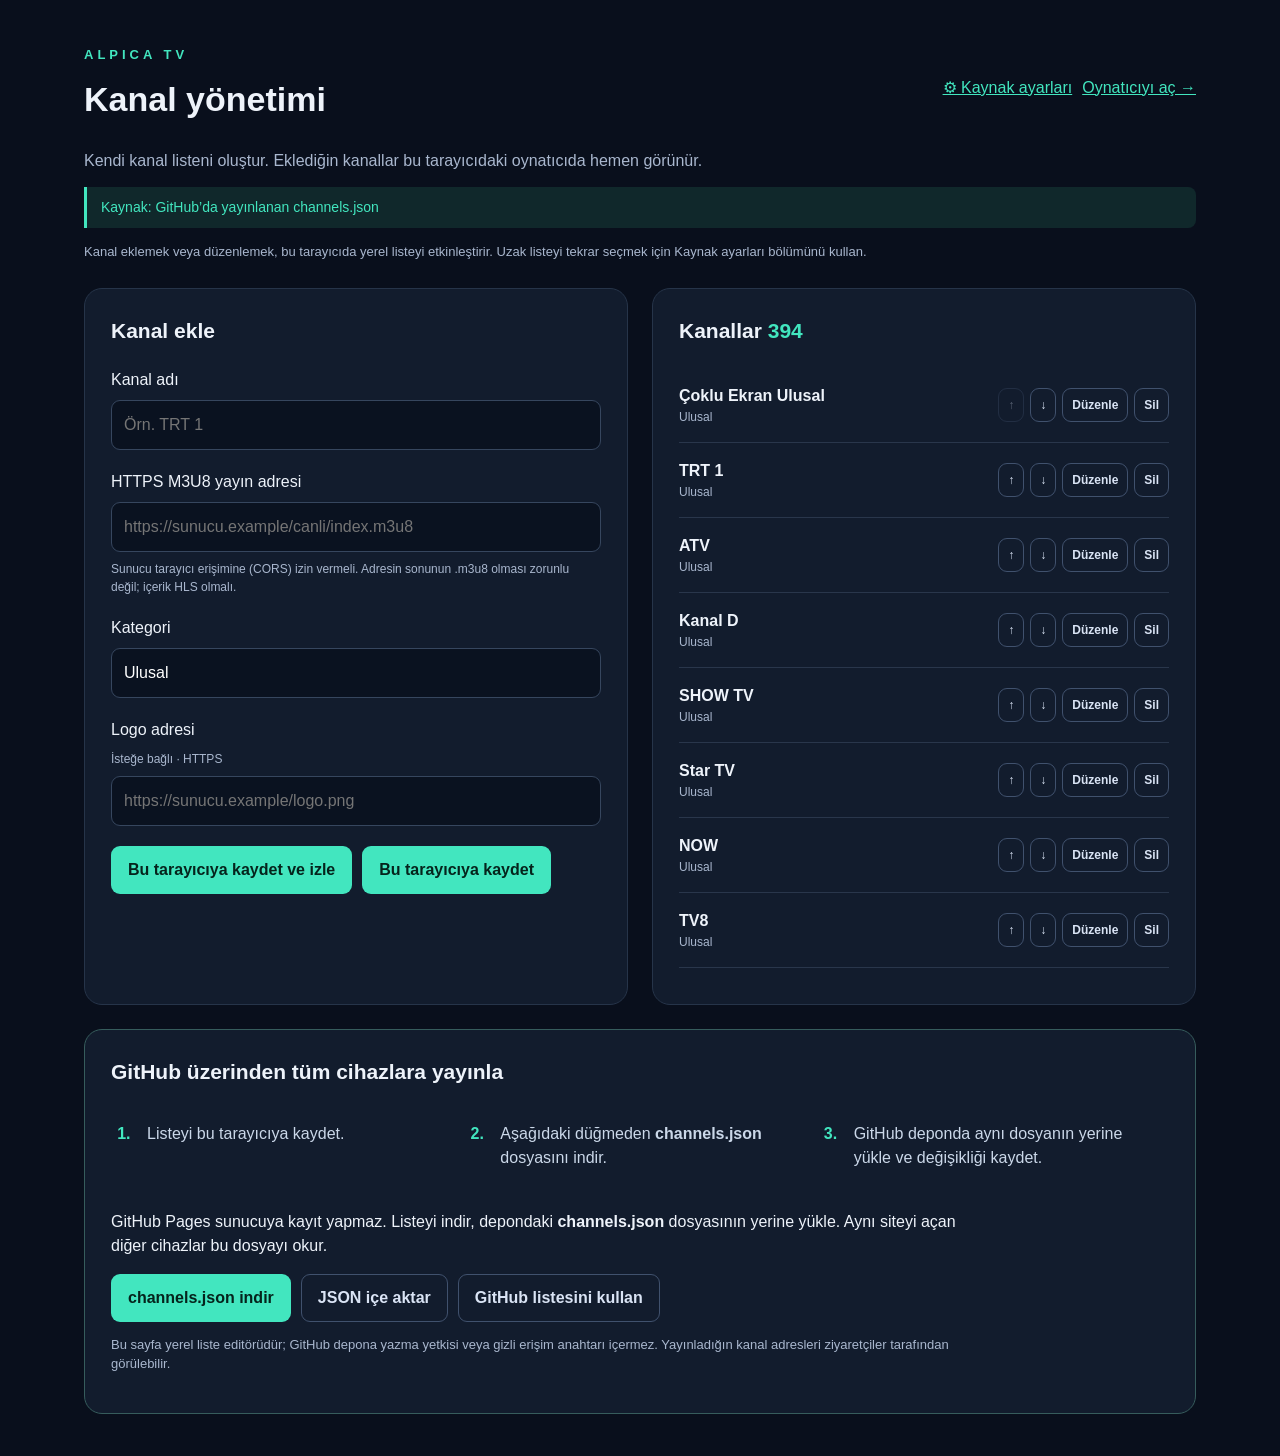
<file: admin.html>
<!doctype html>
<html lang="tr">
<head><meta charset="utf-8"><meta name="viewport" content="width=device-width,initial-scale=1"><title>Alpica TV · Kanal yönetimi</title><link rel="stylesheet" href="admin.css?v=20261102"><script src="channel-store.js?v=20261102" defer></script><script src="admin.js?v=20261102" defer></script></head>
<body><main>
<header><div><span class="eyebrow">ALPICA TV</span><h1>Kanal yönetimi</h1></div><div class="actions"><a href="settings.html">⚙ Kaynak ayarları</a><a href="index.html">Oynatıcıyı aç →</a></div></header>
<p class="intro">Kendi kanal listeni oluştur. Eklediğin kanallar bu tarayıcıdaki oynatıcıda hemen görünür.</p>
<p id="source"></p><p class="muted">Kanal eklemek veya düzenlemek, bu tarayıcıda yerel listeyi etkinleştirir. Uzak listeyi tekrar seçmek için Kaynak ayarları bölümünü kullan.</p>
<div class="layout"><section class="panel"><h2 id="formTitle">Kanal ekle</h2>
<form id="form"><label>Kanal adı<input id="name" required maxlength="150" placeholder="Örn. TRT 1"></label>
<label>HTTPS M3U8 yayın adresi<input id="url" type="url" required placeholder="https://sunucu.example/canli/index.m3u8"><small>Sunucu tarayıcı erişimine (CORS) izin vermeli. Adresin sonunun .m3u8 olması zorunlu değil; içerik HLS olmalı.</small></label>
<label>Kategori<input id="group" required maxlength="100" value="Ulusal" list="groupNames"><datalist id="groupNames"></datalist></label>
<label>Logo adresi <small>İsteğe bağlı · HTTPS</small><input id="logo" type="url" placeholder="https://sunucu.example/logo.png"></label>
<div class="actions"><button type="submit" id="saveWatch">Bu tarayıcıya kaydet ve izle</button><button type="submit" id="submit">Bu tarayıcıya kaydet</button><button type="button" id="cancel" class="secondary" hidden>Vazgeç</button></div></form></section>
<section class="panel"><div class="list-heading"><h2>Kanallar <span id="count">0</span></h2></div><div id="list"></div></section></div>
<section class="panel publish"><h2>GitHub üzerinden tüm cihazlara yayınla</h2><ol class="publish-steps"><li>Listeyi bu tarayıcıya kaydet.</li><li>Aşağıdaki düğmeden <strong>channels.json</strong> dosyasını indir.</li><li>GitHub deponda aynı dosyanın yerine yükle ve değişikliği kaydet.</li></ol><p>GitHub Pages sunucuya kayıt yapmaz. Listeyi indir, depondaki <strong>channels.json</strong> dosyasının yerine yükle. Aynı siteyi açan diğer cihazlar bu dosyayı okur.</p><div class="actions"><button id="download">channels.json indir</button><label class="file-button">JSON içe aktar<input id="import" type="file" accept="application/json,.json"></label><button id="reset" class="secondary">GitHub listesini kullan</button></div><p class="muted">Bu sayfa yerel liste editörüdür; GitHub depona yazma yetkisi veya gizli erişim anahtarı içermez. Yayınladığın kanal adresleri ziyaretçiler tarafından görülebilir.</p></section>
<p id="message" role="status" aria-live="polite"></p>
</main></body></html>
</file>
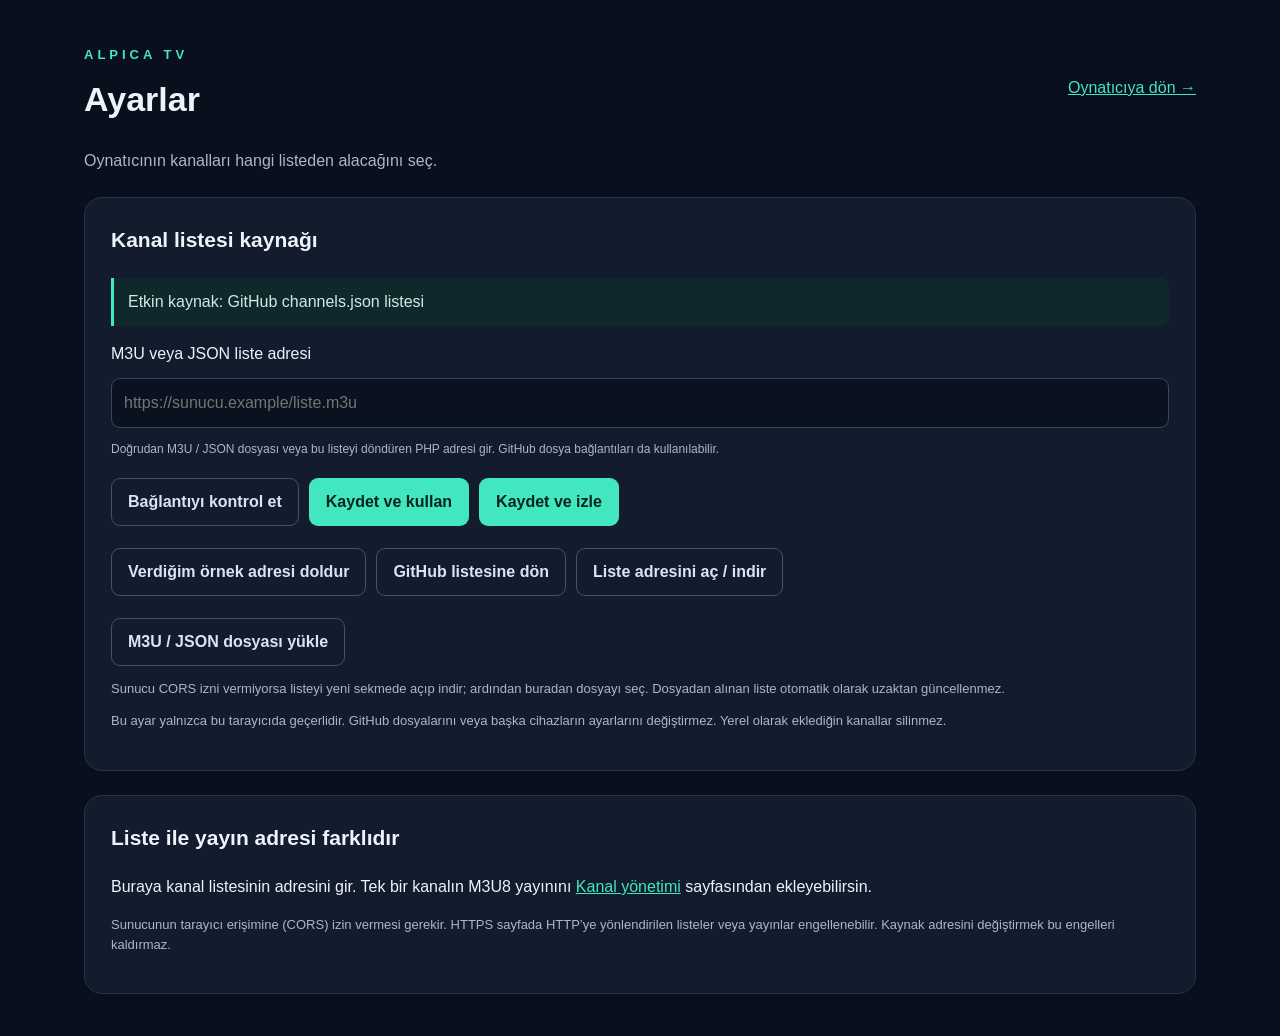
<file: settings.html>
<!doctype html>
<html lang="tr">
<head><meta charset="utf-8"><meta name="viewport" content="width=device-width,initial-scale=1"><meta name="theme-color" content="#090f1c"><title>Alpica TV · Ayarlar</title><link rel="stylesheet" href="admin.css?v=20261102"><script src="channel-store.js?v=20261102" defer></script><script src="settings.js?v=20261102" defer></script></head>
<body><main>
<header><div><span class="eyebrow">ALPICA TV</span><h1>Ayarlar</h1></div><a href="index.html">Oynatıcıya dön →</a></header>
<p class="intro">Oynatıcının kanalları hangi listeden alacağını seç.</p>
<section class="panel settings-panel">
<h2>Kanal listesi kaynağı</h2><p id="activeSource" class="source-summary" aria-live="polite"></p>
<form id="sourceForm">
<label for="sourceUrl">M3U veya JSON liste adresi</label>
<input id="sourceUrl" name="sourceUrl" type="url" required inputmode="url" autocapitalize="none" spellcheck="false" autocomplete="off" placeholder="https://sunucu.example/liste.m3u" aria-describedby="sourceHelp">
<small id="sourceHelp">Doğrudan M3U / JSON dosyası veya bu listeyi döndüren PHP adresi gir. GitHub dosya bağlantıları da kullanılabilir.</small>
<div class="actions"><button type="submit" name="action" value="test" class="secondary">Bağlantıyı kontrol et</button><button type="submit" name="action" value="save">Kaydet ve kullan</button><button type="submit" name="action" value="watch">Kaydet ve izle</button></div>
</form>
<div class="actions settings-tools"><button id="exampleSource" type="button" class="secondary">Verdiğim örnek adresi doldur</button><button id="githubSource" type="button" class="secondary">GitHub listesine dön</button><button id="openSource" type="button" class="secondary">Liste adresini aç / indir</button></div>
<div class="settings-tools"><label class="file-button">M3U / JSON dosyası yükle<input id="sourceFile" type="file" accept=".m3u,.m3u8,.json,application/json,audio/x-mpegurl,application/vnd.apple.mpegurl"></label><p class="muted">Sunucu CORS izni vermiyorsa listeyi yeni sekmede açıp indir; ardından buradan dosyayı seç. Dosyadan alınan liste otomatik olarak uzaktan güncellenmez.</p></div><p class="muted">Bu ayar yalnızca bu tarayıcıda geçerlidir. GitHub dosyalarını veya başka cihazların ayarlarını değiştirmez. Yerel olarak eklediğin kanallar silinmez.</p>
</section>
<section class="panel settings-panel"><h2>Liste ile yayın adresi farklıdır</h2><p>Buraya kanal listesinin adresini gir. Tek bir kanalın M3U8 yayınını <a href="admin.html">Kanal yönetimi</a> sayfasından ekleyebilirsin.</p><p class="muted">Sunucunun tarayıcı erişimine (CORS) izin vermesi gerekir. HTTPS sayfada HTTP’ye yönlendirilen listeler veya yayınlar engellenebilir. Kaynak adresini değiştirmek bu engelleri kaldırmaz.</p></section>
<p id="message" role="status" aria-live="polite"></p>
</main></body></html>
</file>
<file: admin.css>
*{box-sizing:border-box}body{margin:0;background:#090f1c;color:#eef3fa;font:16px/1.5 Arial,sans-serif}main{max-width:1160px;margin:0 auto;padding:42px 24px}header{display:flex;align-items:center;justify-content:space-between;gap:20px}.eyebrow{color:#42e6bf;letter-spacing:4px;font-size:13px;font-weight:bold}h1{font-size:34px;margin:8px 0}h2{font-size:21px;margin:0 0 22px}a{color:#42e6bf}.intro,.muted,small{color:#a9b7ce}.intro{margin-bottom:12px}#source{color:#42e6bf;font-size:14px}.layout{display:grid;grid-template-columns:1fr 1fr;gap:24px;margin-top:26px}.panel{background:#121c2d;border:1px solid #263449;border-radius:18px;padding:26px}form,label{display:grid;gap:8px}form{gap:20px}input{width:100%;border:1px solid #36465e;background:#0a1220;color:#fff;border-radius:9px;padding:12px;font:inherit}small{font-size:12px;font-weight:normal}input:focus{outline:2px solid #42e6bf}button,.file-button{font:inherit;padding:11px 16px;border:1px solid transparent;border-radius:9px;cursor:pointer;background:#42e6bf;color:#05241c;font-weight:bold}.secondary,.file-button{background:transparent;color:#dae4f5;border-color:#40516d}.actions{display:flex;flex-wrap:wrap;gap:10px}.file-button input{display:none}.row{padding:16px 0;border-bottom:1px solid #29364b;display:flex;gap:14px;align-items:center}.row img{width:48px;height:40px;object-fit:contain}.details{flex:1;min-width:0}.details strong,.details small{display:block;overflow-wrap:anywhere}.row .actions{gap:6px}.row button{font-size:12px;padding:7px 9px}#count{color:#42e6bf}#list{max-height:610px;overflow:auto}.publish{margin-top:24px}.publish p{max-width:850px}.muted{font-size:13px}#message{position:sticky;bottom:16px;background:#1d3543;border-radius:10px;padding:14px 18px}#message:empty{display:none}button:focus-visible,a:focus-visible,.file-button:focus-within{outline:3px solid #fff}[hidden]{display:none!important}@media(max-width:800px){.layout{grid-template-columns:1fr}header{align-items:flex-start}h1{font-size:27px}.row{flex-wrap:wrap}main{padding:24px 16px}.panel{padding:20px}}

.publish-steps{display:grid;grid-template-columns:repeat(3,1fr);gap:26px;padding-left:24px;margin:22px 0 28px}.publish-steps li{padding:12px;color:#cbd8e9}.publish-steps li::marker{color:#42e6bf;font-weight:bold}.publish{border-color:#365c5c}#source{border-left:3px solid #42e6bf;padding:10px 14px;background:#10282b;border-radius:0 8px 8px 0}.file-button{display:inline-flex;align-items:center}button:disabled{opacity:.35;cursor:default}@media(max-width:800px){.publish-steps{grid-template-columns:1fr;gap:2px}}

.settings-panel{margin-top:24px}.source-summary{padding:12px 14px;background:#10282b;border-left:3px solid #42e6bf;border-radius:0 8px 8px 0;color:#cbece5}.settings-tools{margin-top:22px}#sourceForm{gap:12px}#sourceForm .actions{margin-top:8px}#sourceUrl{font-size:16px;overflow-wrap:anywhere}#sourceForm[aria-busy="true"]{opacity:.7}
</file>
